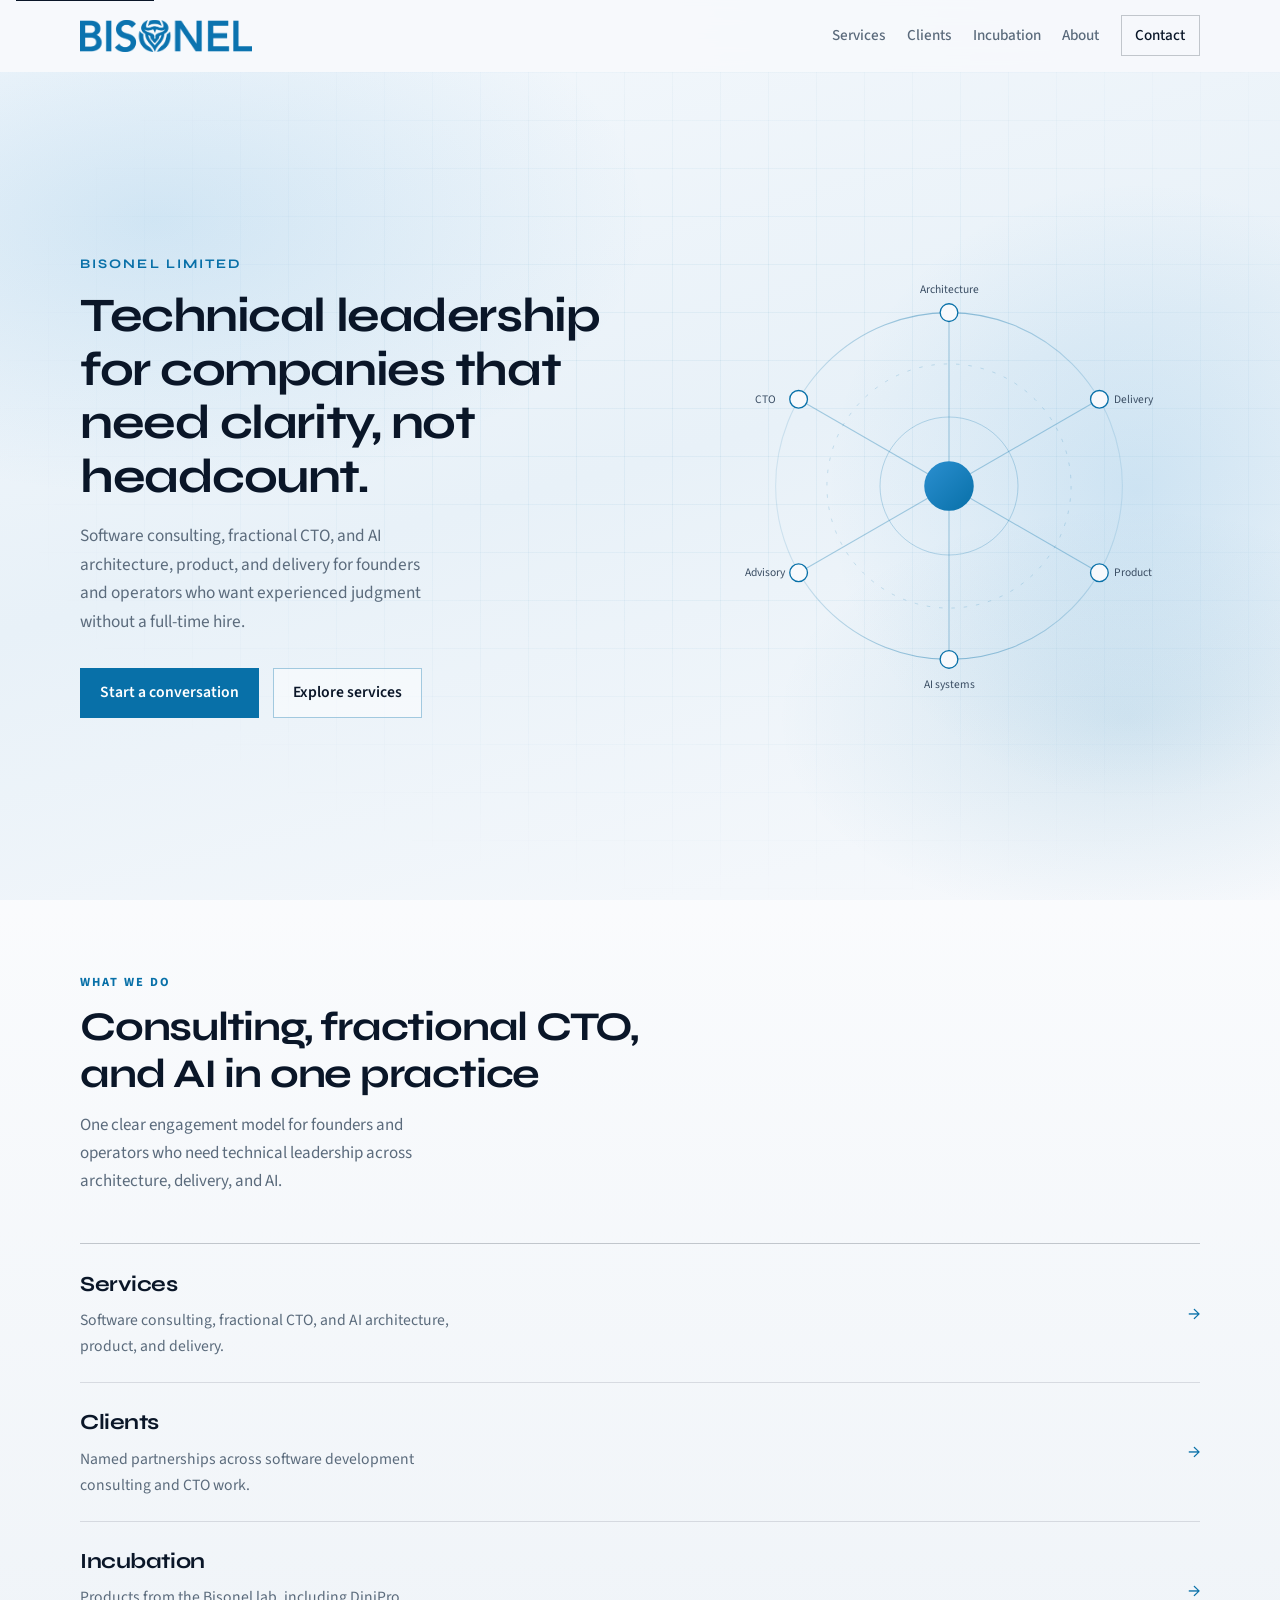
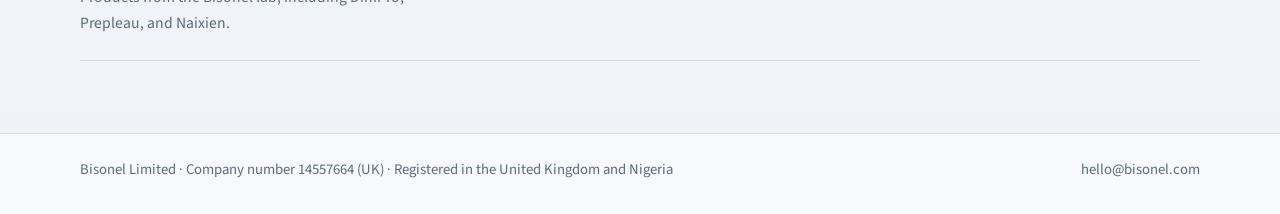
<file: index.html>
<!DOCTYPE html>
<html lang="en-GB">
<head>
  <meta charset="utf-8">
  <meta name="viewport" content="width=device-width, initial-scale=1">
  <title>Bisonel Limited | Software consulting, fractional CTO, and AI</title>
  <meta name="description" content="Bisonel Limited provides software consulting, fractional CTO leadership, and AI architecture, product, and delivery. Registered in the United Kingdom and Nigeria.">
  <meta name="theme-color" content="#F7F9FC">
  <link rel="canonical" href="https://bisonel-com.github.io/website/">
  <link rel="icon" href="assets/favicon.png" type="image/png" sizes="any">
  <link rel="preconnect" href="https://fonts.googleapis.com">
  <link rel="preconnect" href="https://fonts.gstatic.com" crossorigin>
  <link href="https://fonts.googleapis.com/css2?family=Source+Sans+3:ital,wght@0,400;0,500;0,600;0,700;1,400&family=Syne:wght@500;600;700;800&display=swap" rel="stylesheet">
  <link rel="stylesheet" href="css/styles.css">
</head>
<body>
  <a class="skip-link" href="#main">Skip to content</a>

  <header class="site-header" data-header>
    <div class="shell header-inner">
      <a class="brand" href="" aria-label="Bisonel Limited home">
        <img class="brand-logo" src="assets/logo.png" width="200" height="37" alt="Bisonel">
      </a>
      <button class="nav-toggle" type="button" aria-expanded="false" aria-controls="site-nav" data-nav-toggle>
        <span class="sr-only">Menu</span>
        <span aria-hidden="true"></span>
        <span aria-hidden="true"></span>
      </button>
      <nav id="site-nav" class="site-nav" data-nav aria-label="Primary">
        <a href="services/">Services</a>
        <a href="clients/">Clients</a>
        <a href="incubation/">Incubation</a>
        <a href="about/">About</a>
        <a href="contact/" class="nav-cta">Contact</a>
      </nav>
    </div>
  </header>

  <main id="main">
    <section class="hero" aria-labelledby="hero-title">
      <div class="hero-atmosphere" aria-hidden="true">
        <div class="hero-grid"></div>
        <div class="hero-glow"></div>
      </div>
      <div class="shell hero-layout">
        <div class="hero-copy">
          <p class="hero-brand-label">Bisonel Limited</p>
          <h1 id="hero-title" class="hero-title">Technical leadership for companies that need clarity, not headcount.</h1>
          <p class="hero-lede">Software consulting, fractional CTO, and AI architecture, product, and delivery for founders and operators who want experienced judgment without a full-time hire.</p>
          <div class="hero-actions">
            <a class="btn btn-primary" href="contact/">Start a conversation</a>
            <a class="btn btn-ghost" href="services/">Explore services</a>
          </div>
        </div>
        <div class="hero-visual" aria-hidden="true">
          <svg class="system-map" viewBox="0 0 520 520" role="img" focusable="false">
            <defs>
              <linearGradient id="nodeFill" x1="0%" y1="0%" x2="100%" y2="100%">
                <stop offset="0%" stop-color="#2B8FD0"/>
                <stop offset="100%" stop-color="#0870A8"/>
              </linearGradient>
              <linearGradient id="ringStroke" x1="0%" y1="0%" x2="100%" y2="0%">
                <stop offset="0%" stop-color="#0870A8" stop-opacity="0.12"/>
                <stop offset="50%" stop-color="#0870A8" stop-opacity="0.45"/>
                <stop offset="100%" stop-color="#0870A8" stop-opacity="0.12"/>
              </linearGradient>
            </defs>
            <circle class="orbit orbit-a" cx="260" cy="260" r="196" fill="none" stroke="url(#ringStroke)" stroke-width="1.25"/>
            <circle class="orbit orbit-b" cx="260" cy="260" r="138" fill="none" stroke="rgba(8,112,168,0.2)" stroke-width="1" stroke-dasharray="4 10"/>
            <circle class="orbit orbit-c" cx="260" cy="260" r="78" fill="none" stroke="rgba(8,112,168,0.28)" stroke-width="1"/>
            <g class="links" stroke="rgba(8,112,168,0.32)" stroke-width="1.25">
              <line x1="260" y1="260" x2="260" y2="64"/>
              <line x1="260" y1="260" x2="430" y2="162"/>
              <line x1="260" y1="260" x2="430" y2="358"/>
              <line x1="260" y1="260" x2="260" y2="456"/>
              <line x1="260" y1="260" x2="90" y2="358"/>
              <line x1="260" y1="260" x2="90" y2="162"/>
            </g>
            <circle class="core" cx="260" cy="260" r="28" fill="url(#nodeFill)"/>
            <g class="nodes" fill="#F7F9FC" stroke="#0870A8" stroke-width="1.5">
              <circle cx="260" cy="64" r="10"/>
              <circle cx="430" cy="162" r="10"/>
              <circle cx="430" cy="358" r="10"/>
              <circle cx="260" cy="456" r="10"/>
              <circle cx="90" cy="358" r="10"/>
              <circle cx="90" cy="162" r="10"/>
            </g>
            <g class="labels" fill="#3A4D63" font-family="Source Sans 3, sans-serif" font-size="13" text-anchor="middle">
              <text x="260" y="42">Architecture</text>
              <text x="468" y="166">Delivery</text>
              <text x="468" y="362">Product</text>
              <text x="260" y="488">AI systems</text>
              <text x="52" y="362">Advisory</text>
              <text x="52" y="166">CTO</text>
            </g>
          </svg>
        </div>
      </div>
    </section>

    <section class="section section-home-preview" aria-labelledby="home-promise-title">
      <div class="shell">
        <div class="section-intro">
          <p class="eyebrow">What we do</p>
          <h2 id="home-promise-title">Consulting, fractional CTO, and AI in one practice</h2>
          <p class="section-lede">One clear engagement model for founders and operators who need technical leadership across architecture, delivery, and AI.</p>
        </div>
        <ul class="preview-list">
          <li>
            <a class="preview-link" href="services/">
              <span class="preview-name">Services</span>
              <span class="preview-copy">Software consulting, fractional CTO, and AI architecture, product, and delivery.</span>
              <span class="preview-arrow" aria-hidden="true">→</span>
            </a>
          </li>
          <li>
            <a class="preview-link" href="clients/">
              <span class="preview-name">Clients</span>
              <span class="preview-copy">Named partnerships across software development consulting and CTO work.</span>
              <span class="preview-arrow" aria-hidden="true">→</span>
            </a>
          </li>
          <li>
            <a class="preview-link" href="incubation/">
              <span class="preview-name">Incubation</span>
              <span class="preview-copy">Products from the Bisonel lab, including DiniPro, Prepleau, and Naixien.</span>
              <span class="preview-arrow" aria-hidden="true">→</span>
            </a>
          </li>
        </ul>
      </div>
    </section>

  </main>

  <footer class="site-footer">
    <div class="shell footer-inner">
      <p>Bisonel Limited · Company number 14557664 (UK) · Registered in the United Kingdom and Nigeria</p>
      <p class="footer-email"><a href="mailto:hello@bisonel.com">hello@bisonel.com</a></p>
    </div>
  </footer>

  <script src="js/main.js" defer></script>
</body>
</html>
</file>
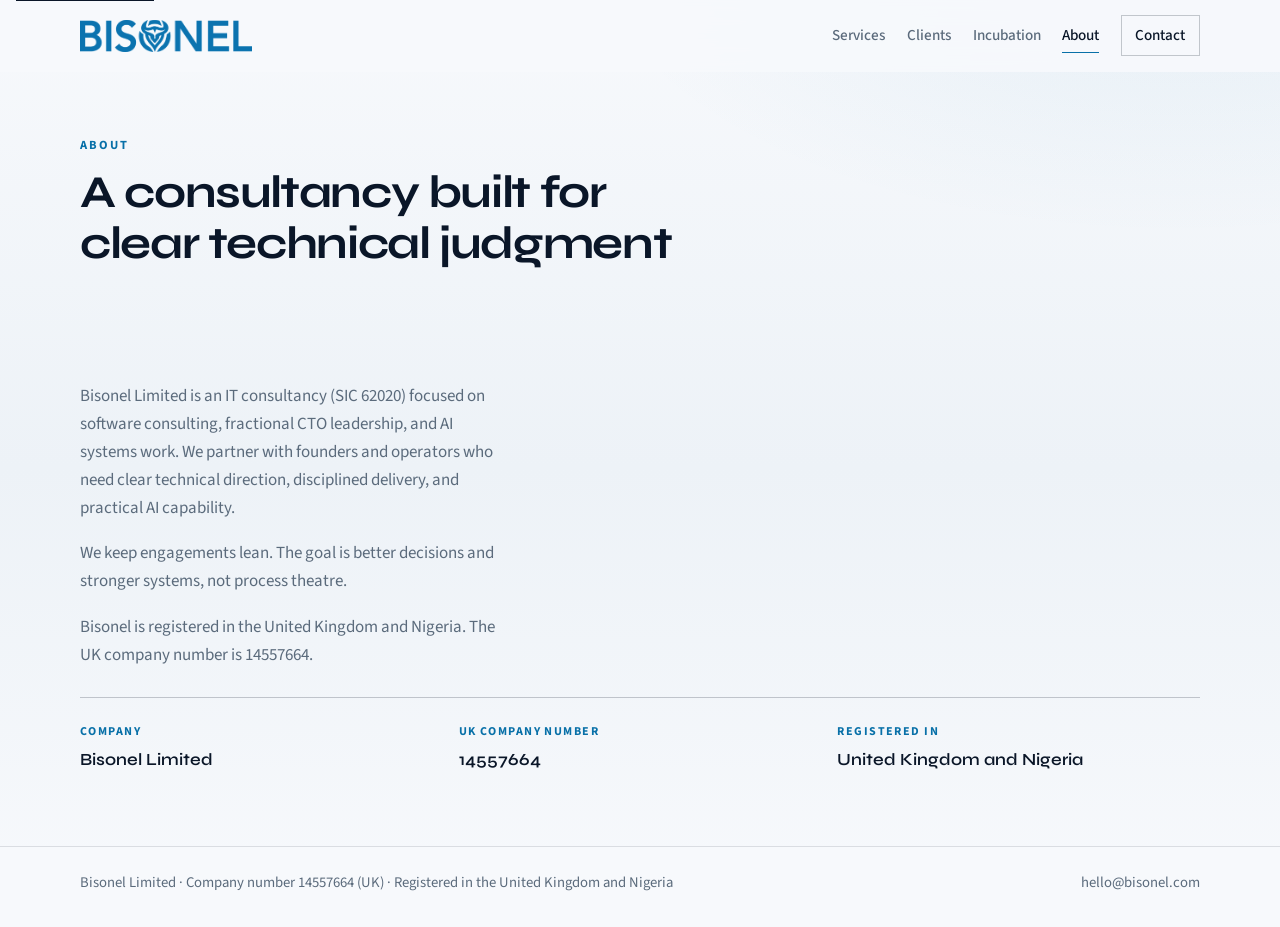
<file: about/index.html>
<!DOCTYPE html>
<html lang="en-GB">
<head>
  <meta charset="utf-8">
  <meta name="viewport" content="width=device-width, initial-scale=1">
  <title>About | Bisonel Limited</title>
  <meta name="description" content="Bisonel Limited is an IT consultancy registered in the United Kingdom and Nigeria.">
  <meta name="theme-color" content="#F7F9FC">
  <link rel="canonical" href="https://bisonel-com.github.io/website/about/">
  <link rel="icon" href="../assets/favicon.png" type="image/png" sizes="any">
  <link rel="preconnect" href="https://fonts.googleapis.com">
  <link rel="preconnect" href="https://fonts.gstatic.com" crossorigin>
  <link href="https://fonts.googleapis.com/css2?family=Source+Sans+3:ital,wght@0,400;0,500;0,600;0,700;1,400&family=Syne:wght@500;600;700;800&display=swap" rel="stylesheet">
  <link rel="stylesheet" href="../css/styles.css">
</head>
<body>
  <a class="skip-link" href="#main">Skip to content</a>

  <header class="site-header" data-header>
    <div class="shell header-inner">
      <a class="brand" href="../" aria-label="Bisonel Limited home">
        <img class="brand-logo" src="../assets/logo.png" width="200" height="37" alt="Bisonel">
      </a>
      <button class="nav-toggle" type="button" aria-expanded="false" aria-controls="site-nav" data-nav-toggle>
        <span class="sr-only">Menu</span>
        <span aria-hidden="true"></span>
        <span aria-hidden="true"></span>
      </button>
      <nav id="site-nav" class="site-nav" data-nav aria-label="Primary">
        <a href="../services/">Services</a>
        <a href="../clients/">Clients</a>
        <a href="../incubation/">Incubation</a>
        <a href="../about/" aria-current="page">About</a>
        <a href="../contact/" class="nav-cta">Contact</a>
      </nav>
    </div>
  </header>

  <main id="main">
    <section class="page-hero">
      <div class="shell">
        <p class="eyebrow">About</p>
        <h1>A consultancy built for clear technical judgment</h1>
      </div>
    </section>

    <section class="section section-about">
      <div class="shell about-layout">
        <div class="about-copy">
          <p>Bisonel Limited is an IT consultancy (SIC 62020) focused on software consulting, fractional CTO leadership, and AI systems work. We partner with founders and operators who need clear technical direction, disciplined delivery, and practical AI capability.</p>
          <p>We keep engagements lean. The goal is better decisions and stronger systems, not process theatre.</p>
          <p>Bisonel is registered in the United Kingdom and Nigeria. The UK company number is 14557664.</p>
          <dl class="about-meta">
            <div>
              <dt>Company</dt>
              <dd>Bisonel Limited</dd>
            </div>
            <div>
              <dt>UK company number</dt>
              <dd>14557664</dd>
            </div>
            <div>
              <dt>Registered in</dt>
              <dd>United Kingdom and Nigeria</dd>
            </div>
          </dl>
        </div>
      </div>
    </section>

  </main>

  <footer class="site-footer">
    <div class="shell footer-inner">
      <p>Bisonel Limited · Company number 14557664 (UK) · Registered in the United Kingdom and Nigeria</p>
      <p class="footer-email"><a href="mailto:hello@bisonel.com">hello@bisonel.com</a></p>
    </div>
  </footer>

  <script src="../js/main.js" defer></script>
</body>
</html>
</file>
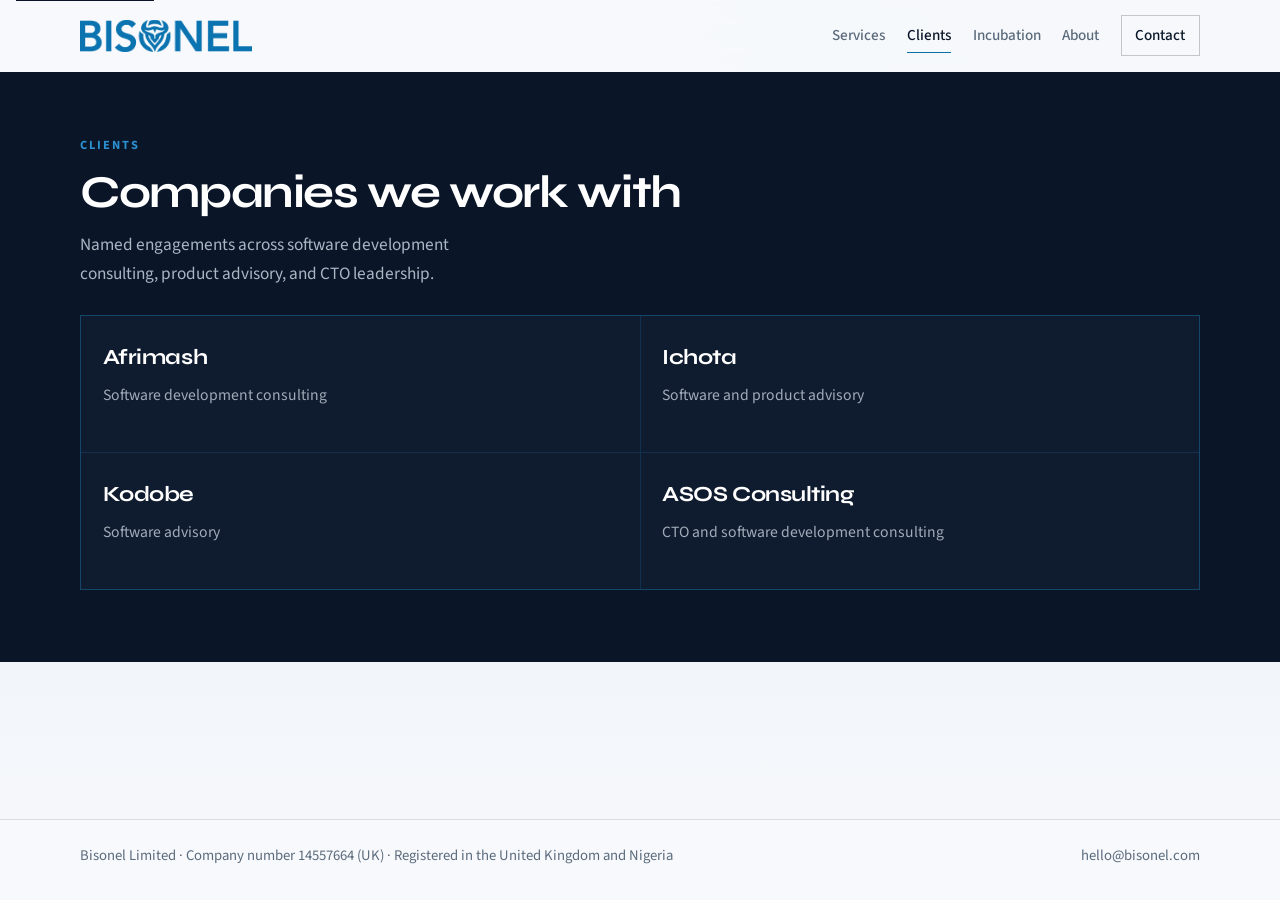
<file: clients/index.html>
<!DOCTYPE html>
<html lang="en-GB">
<head>
  <meta charset="utf-8">
  <meta name="viewport" content="width=device-width, initial-scale=1">
  <title>Clients | Bisonel Limited</title>
  <meta name="description" content="Companies Bisonel works with across software development consulting, product advisory, and CTO leadership.">
  <meta name="theme-color" content="#F7F9FC">
  <link rel="canonical" href="https://bisonel-com.github.io/website/clients/">
  <link rel="icon" href="../assets/favicon.png" type="image/png" sizes="any">
  <link rel="preconnect" href="https://fonts.googleapis.com">
  <link rel="preconnect" href="https://fonts.gstatic.com" crossorigin>
  <link href="https://fonts.googleapis.com/css2?family=Source+Sans+3:ital,wght@0,400;0,500;0,600;0,700;1,400&family=Syne:wght@500;600;700;800&display=swap" rel="stylesheet">
  <link rel="stylesheet" href="../css/styles.css">
</head>
<body>
  <a class="skip-link" href="#main">Skip to content</a>

  <header class="site-header" data-header>
    <div class="shell header-inner">
      <a class="brand" href="../" aria-label="Bisonel Limited home">
        <img class="brand-logo" src="../assets/logo.png" width="200" height="37" alt="Bisonel">
      </a>
      <button class="nav-toggle" type="button" aria-expanded="false" aria-controls="site-nav" data-nav-toggle>
        <span class="sr-only">Menu</span>
        <span aria-hidden="true"></span>
        <span aria-hidden="true"></span>
      </button>
      <nav id="site-nav" class="site-nav" data-nav aria-label="Primary">
        <a href="../services/">Services</a>
        <a href="../clients/" aria-current="page">Clients</a>
        <a href="../incubation/">Incubation</a>
        <a href="../about/">About</a>
        <a href="../contact/" class="nav-cta">Contact</a>
      </nav>
    </div>
  </header>

  <main id="main">
    <section class="page-hero page-hero-dark">
      <div class="shell">
        <p class="eyebrow">Clients</p>
        <h1>Companies we work with</h1>
        <p class="page-lede">Named engagements across software development consulting, product advisory, and CTO leadership.</p>
      </div>
    </section>

    <section class="section section-clients">
      <div class="shell">
        <ul class="client-list">
          <li>
            <a class="client-link" href="https://afrimash.com" target="_blank" rel="noopener noreferrer">
              <span class="client-name">Afrimash</span>
              <span class="client-role">Software development consulting</span>
            </a>
          </li>
          <li>
            <a class="client-link" href="https://ichota.co" target="_blank" rel="noopener noreferrer">
              <span class="client-name">Ichota</span>
              <span class="client-role">Software and product advisory</span>
            </a>
          </li>
          <li>
            <a class="client-link" href="https://kodobe.com" target="_blank" rel="noopener noreferrer">
              <span class="client-name">Kodobe</span>
              <span class="client-role">Software advisory</span>
            </a>
          </li>
          <li>
            <a class="client-link" href="https://asosconsulting.com" target="_blank" rel="noopener noreferrer">
              <span class="client-name">ASOS Consulting</span>
              <span class="client-role">CTO and software development consulting</span>
            </a>
          </li>
        </ul>
      </div>
    </section>

  </main>

  <footer class="site-footer">
    <div class="shell footer-inner">
      <p>Bisonel Limited · Company number 14557664 (UK) · Registered in the United Kingdom and Nigeria</p>
      <p class="footer-email"><a href="mailto:hello@bisonel.com">hello@bisonel.com</a></p>
    </div>
  </footer>

  <script src="../js/main.js" defer></script>
</body>
</html>
</file>
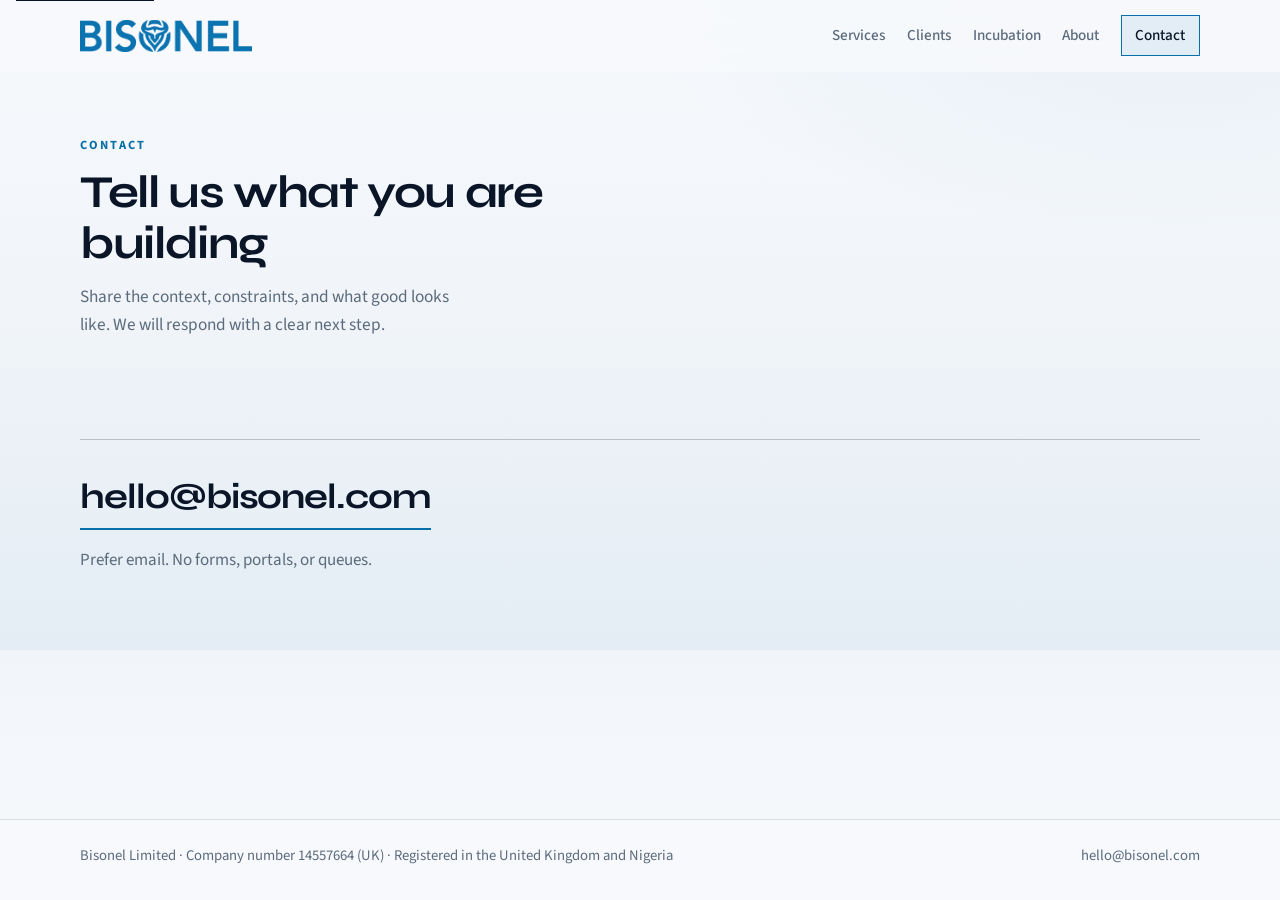
<file: contact/index.html>
<!DOCTYPE html>
<html lang="en-GB">
<head>
  <meta charset="utf-8">
  <meta name="viewport" content="width=device-width, initial-scale=1">
  <title>Contact | Bisonel Limited</title>
  <meta name="description" content="Contact Bisonel Limited at hello@bisonel.com.">
  <meta name="theme-color" content="#F7F9FC">
  <link rel="canonical" href="https://bisonel-com.github.io/website/contact/">
  <link rel="icon" href="../assets/favicon.png" type="image/png" sizes="any">
  <link rel="preconnect" href="https://fonts.googleapis.com">
  <link rel="preconnect" href="https://fonts.gstatic.com" crossorigin>
  <link href="https://fonts.googleapis.com/css2?family=Source+Sans+3:ital,wght@0,400;0,500;0,600;0,700;1,400&family=Syne:wght@500;600;700;800&display=swap" rel="stylesheet">
  <link rel="stylesheet" href="../css/styles.css">
</head>
<body>
  <a class="skip-link" href="#main">Skip to content</a>

  <header class="site-header" data-header>
    <div class="shell header-inner">
      <a class="brand" href="../" aria-label="Bisonel Limited home">
        <img class="brand-logo" src="../assets/logo.png" width="200" height="37" alt="Bisonel">
      </a>
      <button class="nav-toggle" type="button" aria-expanded="false" aria-controls="site-nav" data-nav-toggle>
        <span class="sr-only">Menu</span>
        <span aria-hidden="true"></span>
        <span aria-hidden="true"></span>
      </button>
      <nav id="site-nav" class="site-nav" data-nav aria-label="Primary">
        <a href="../services/">Services</a>
        <a href="../clients/">Clients</a>
        <a href="../incubation/">Incubation</a>
        <a href="../about/">About</a>
        <a href="../contact/" class="nav-cta" aria-current="page">Contact</a>
      </nav>
    </div>
  </header>

  <main id="main">
    <section class="page-hero">
      <div class="shell">
        <p class="eyebrow">Contact</p>
        <h1>Tell us what you are building</h1>
        <p class="page-lede">Share the context, constraints, and what good looks like. We will respond with a clear next step.</p>
      </div>
    </section>

    <section class="section section-contact">
      <div class="shell">
        <div class="contact-panel">
          <a class="contact-email" href="mailto:hello@bisonel.com">hello@bisonel.com</a>
          <p class="contact-note">Prefer email. No forms, portals, or queues.</p>
        </div>
      </div>
    </section>

  </main>

  <footer class="site-footer">
    <div class="shell footer-inner">
      <p>Bisonel Limited · Company number 14557664 (UK) · Registered in the United Kingdom and Nigeria</p>
      <p class="footer-email"><a href="mailto:hello@bisonel.com">hello@bisonel.com</a></p>
    </div>
  </footer>

  <script src="../js/main.js" defer></script>
</body>
</html>
</file>
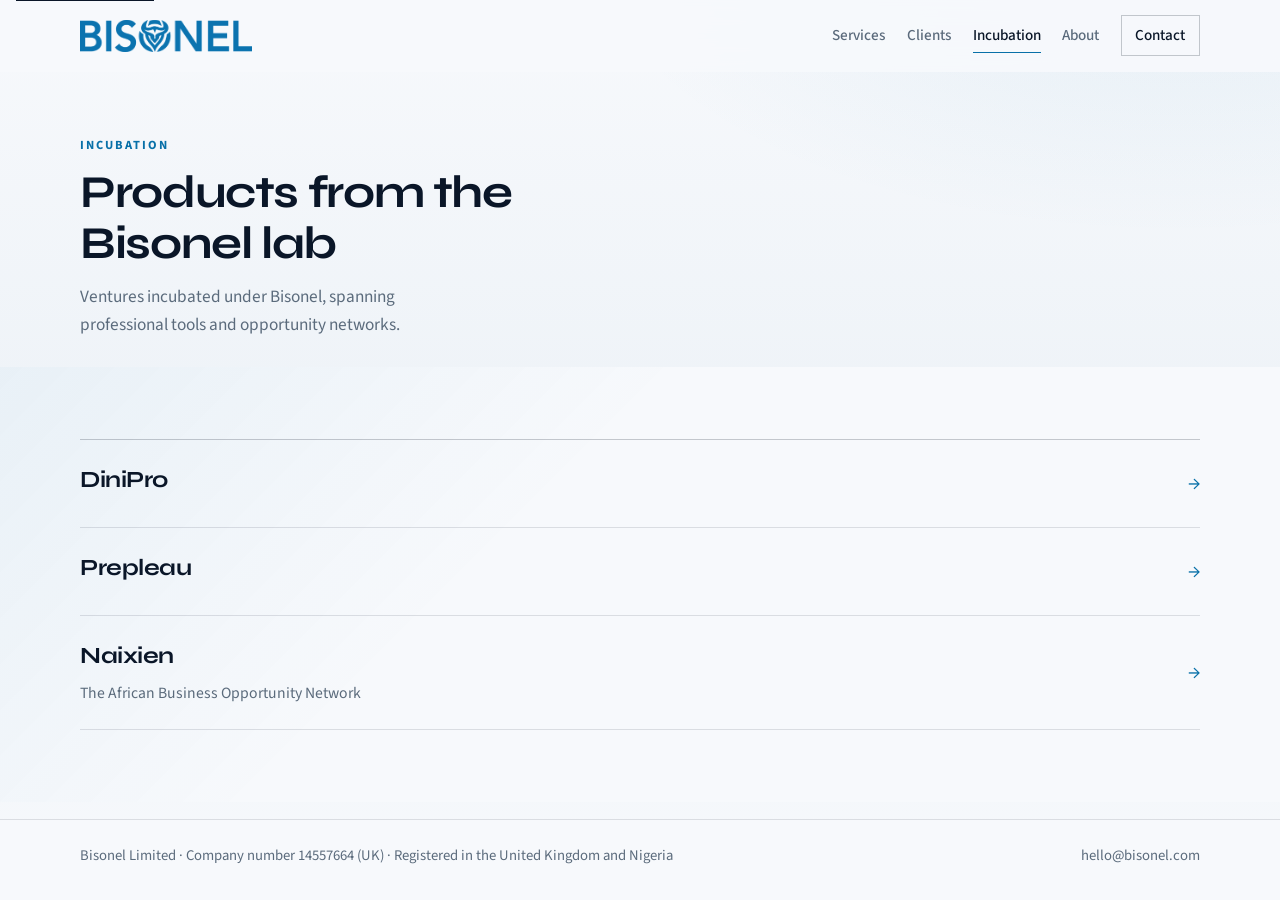
<file: incubation/index.html>
<!DOCTYPE html>
<html lang="en-GB">
<head>
  <meta charset="utf-8">
  <meta name="viewport" content="width=device-width, initial-scale=1">
  <title>Incubation | Bisonel Limited</title>
  <meta name="description" content="Products from the Bisonel lab: DiniPro, Prepleau, and Naixien.">
  <meta name="theme-color" content="#F7F9FC">
  <link rel="canonical" href="https://bisonel-com.github.io/website/incubation/">
  <link rel="icon" href="../assets/favicon.png" type="image/png" sizes="any">
  <link rel="preconnect" href="https://fonts.googleapis.com">
  <link rel="preconnect" href="https://fonts.gstatic.com" crossorigin>
  <link href="https://fonts.googleapis.com/css2?family=Source+Sans+3:ital,wght@0,400;0,500;0,600;0,700;1,400&family=Syne:wght@500;600;700;800&display=swap" rel="stylesheet">
  <link rel="stylesheet" href="../css/styles.css">
</head>
<body>
  <a class="skip-link" href="#main">Skip to content</a>

  <header class="site-header" data-header>
    <div class="shell header-inner">
      <a class="brand" href="../" aria-label="Bisonel Limited home">
        <img class="brand-logo" src="../assets/logo.png" width="200" height="37" alt="Bisonel">
      </a>
      <button class="nav-toggle" type="button" aria-expanded="false" aria-controls="site-nav" data-nav-toggle>
        <span class="sr-only">Menu</span>
        <span aria-hidden="true"></span>
        <span aria-hidden="true"></span>
      </button>
      <nav id="site-nav" class="site-nav" data-nav aria-label="Primary">
        <a href="../services/">Services</a>
        <a href="../clients/">Clients</a>
        <a href="../incubation/" aria-current="page">Incubation</a>
        <a href="../about/">About</a>
        <a href="../contact/" class="nav-cta">Contact</a>
      </nav>
    </div>
  </header>

  <main id="main">
    <section class="page-hero">
      <div class="shell">
        <p class="eyebrow">Incubation</p>
        <h1>Products from the Bisonel lab</h1>
        <p class="page-lede">Ventures incubated under Bisonel, spanning professional tools and opportunity networks.</p>
      </div>
    </section>

    <section class="section section-incubation">
      <div class="shell">
        <ul class="incubate-list">
          <li>
            <a class="incubate-link" href="https://dinipro.com/" target="_blank" rel="noopener noreferrer">
              <span class="incubate-name">DiniPro</span>
              <span class="incubate-arrow" aria-hidden="true">→</span>
            </a>
          </li>
          <li>
            <a class="incubate-link" href="https://prepleau.com/" target="_blank" rel="noopener noreferrer">
              <span class="incubate-name">Prepleau</span>
              <span class="incubate-arrow" aria-hidden="true">→</span>
            </a>
          </li>
          <li>
            <a class="incubate-link" href="https://naixien.com" target="_blank" rel="noopener noreferrer">
              <span class="incubate-name">Naixien</span>
              <span class="incubate-note">The African Business Opportunity Network</span>
              <span class="incubate-arrow" aria-hidden="true">→</span>
            </a>
          </li>
        </ul>
      </div>
    </section>

  </main>

  <footer class="site-footer">
    <div class="shell footer-inner">
      <p>Bisonel Limited · Company number 14557664 (UK) · Registered in the United Kingdom and Nigeria</p>
      <p class="footer-email"><a href="mailto:hello@bisonel.com">hello@bisonel.com</a></p>
    </div>
  </footer>

  <script src="../js/main.js" defer></script>
</body>
</html>
</file>
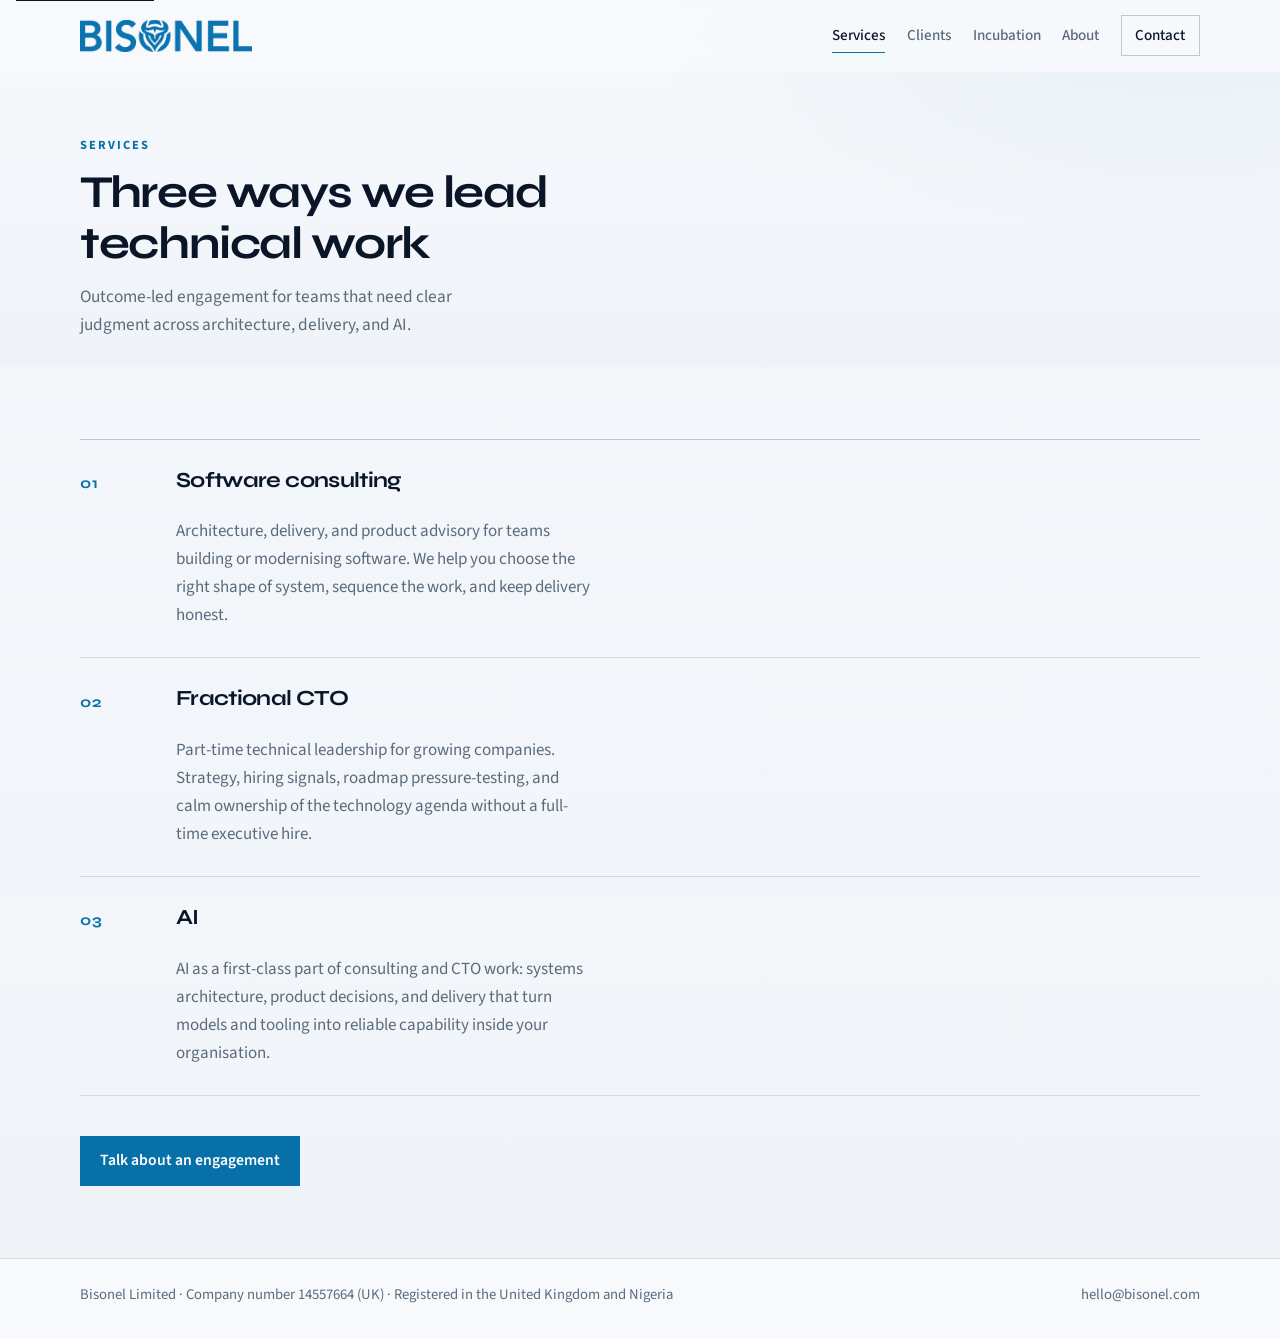
<file: services/index.html>
<!DOCTYPE html>
<html lang="en-GB">
<head>
  <meta charset="utf-8">
  <meta name="viewport" content="width=device-width, initial-scale=1">
  <title>Services | Bisonel Limited</title>
  <meta name="description" content="Software consulting, fractional CTO, and AI architecture, product, and delivery from Bisonel Limited.">
  <meta name="theme-color" content="#F7F9FC">
  <link rel="canonical" href="https://bisonel-com.github.io/website/services/">
  <link rel="icon" href="../assets/favicon.png" type="image/png" sizes="any">
  <link rel="preconnect" href="https://fonts.googleapis.com">
  <link rel="preconnect" href="https://fonts.gstatic.com" crossorigin>
  <link href="https://fonts.googleapis.com/css2?family=Source+Sans+3:ital,wght@0,400;0,500;0,600;0,700;1,400&family=Syne:wght@500;600;700;800&display=swap" rel="stylesheet">
  <link rel="stylesheet" href="../css/styles.css">
</head>
<body>
  <a class="skip-link" href="#main">Skip to content</a>

  <header class="site-header" data-header>
    <div class="shell header-inner">
      <a class="brand" href="../" aria-label="Bisonel Limited home">
        <img class="brand-logo" src="../assets/logo.png" width="200" height="37" alt="Bisonel">
      </a>
      <button class="nav-toggle" type="button" aria-expanded="false" aria-controls="site-nav" data-nav-toggle>
        <span class="sr-only">Menu</span>
        <span aria-hidden="true"></span>
        <span aria-hidden="true"></span>
      </button>
      <nav id="site-nav" class="site-nav" data-nav aria-label="Primary">
        <a href="../services/" aria-current="page">Services</a>
        <a href="../clients/">Clients</a>
        <a href="../incubation/">Incubation</a>
        <a href="../about/">About</a>
        <a href="../contact/" class="nav-cta">Contact</a>
      </nav>
    </div>
  </header>

  <main id="main">
    <section class="page-hero">
      <div class="shell">
        <p class="eyebrow">Services</p>
        <h1>Three ways we lead technical work</h1>
        <p class="page-lede">Outcome-led engagement for teams that need clear judgment across architecture, delivery, and AI.</p>
      </div>
    </section>

    <section class="section section-services">
      <div class="shell">
        <div class="service-list">
          <article class="service-block">
            <p class="service-index">01</p>
            <h2>Software consulting</h2>
            <p>Architecture, delivery, and product advisory for teams building or modernising software. We help you choose the right shape of system, sequence the work, and keep delivery honest.</p>
          </article>
          <article class="service-block">
            <p class="service-index">02</p>
            <h2>Fractional CTO</h2>
            <p>Part-time technical leadership for growing companies. Strategy, hiring signals, roadmap pressure-testing, and calm ownership of the technology agenda without a full-time executive hire.</p>
          </article>
          <article class="service-block">
            <p class="service-index">03</p>
            <h2>AI</h2>
            <p>AI as a first-class part of consulting and CTO work: systems architecture, product decisions, and delivery that turn models and tooling into reliable capability inside your organisation.</p>
          </article>
        </div>
        <p class="section-cta"><a class="btn btn-primary" href="../contact/">Talk about an engagement</a></p>
      </div>
    </section>

  </main>

  <footer class="site-footer">
    <div class="shell footer-inner">
      <p>Bisonel Limited · Company number 14557664 (UK) · Registered in the United Kingdom and Nigeria</p>
      <p class="footer-email"><a href="mailto:hello@bisonel.com">hello@bisonel.com</a></p>
    </div>
  </footer>

  <script src="../js/main.js" defer></script>
</body>
</html>
</file>
<file: css/styles.css>
:root {
  --ink: #0a1628;
  --ink-soft: #152238;
  --mist: #edf2f7;
  --mist-deep: #d9e3ee;
  --paper: #f7f9fc;
  --brand: #0870a8;
  --brand-deep: #065a86;
  --brand-soft: #2b8fd0;
  --brand-tint: rgba(8, 112, 168, 0.08);
  --text: #1c2a3a;
  --text-muted: #5b6b7c;
  --line: rgba(10, 22, 40, 0.12);
  --line-strong: rgba(10, 22, 40, 0.22);
  --shell: min(1120px, calc(100% - 2.5rem));
  --font-display: "Syne", "Avenir Next", "Segoe UI", sans-serif;
  --font-body: "Source Sans 3", "Source Sans Pro", "Segoe UI", sans-serif;
  --ease: cubic-bezier(0.22, 1, 0.36, 1);
  --header-h: 4.5rem;
}

*,
*::before,
*::after {
  box-sizing: border-box;
}

html {
  scroll-behavior: smooth;
}

body {
  margin: 0;
  min-height: 100vh;
  display: flex;
  flex-direction: column;
  color: var(--text);
  font-family: var(--font-body);
  font-size: 1.0625rem;
  line-height: 1.65;
  background:
    radial-gradient(1100px 560px at 92% -8%, rgba(8, 112, 168, 0.08), transparent 55%),
    linear-gradient(180deg, var(--paper) 0%, var(--mist) 52%, var(--paper) 100%);
  background-attachment: fixed;
  -webkit-font-smoothing: antialiased;
  text-rendering: optimizeLegibility;
}

main {
  flex: 1;
}

img,
svg {
  display: block;
  max-width: 100%;
}

a {
  color: inherit;
  text-decoration-thickness: 1px;
  text-underline-offset: 0.18em;
}

a:hover {
  color: var(--brand-deep);
}

:focus-visible {
  outline: 2px solid var(--brand);
  outline-offset: 3px;
}

.sr-only {
  position: absolute;
  width: 1px;
  height: 1px;
  padding: 0;
  margin: -1px;
  overflow: hidden;
  clip: rect(0, 0, 0, 0);
  white-space: nowrap;
  border: 0;
}

.skip-link {
  position: absolute;
  left: 1rem;
  top: -3rem;
  z-index: 100;
  padding: 0.65rem 1rem;
  background: var(--ink);
  color: var(--paper);
  text-decoration: none;
}

.skip-link:focus {
  top: 1rem;
}

.shell {
  width: var(--shell);
  margin-inline: auto;
}

.site-header {
  position: sticky;
  top: 0;
  z-index: 50;
  height: var(--header-h);
  border-bottom: 1px solid transparent;
  background: rgba(247, 249, 252, 0.92);
  backdrop-filter: blur(14px);
  transition: border-color 0.3s var(--ease), background 0.3s var(--ease);
}

.site-header.is-scrolled {
  border-bottom-color: var(--line);
  background: rgba(247, 249, 252, 0.98);
}

.header-inner {
  display: flex;
  align-items: center;
  justify-content: space-between;
  height: 100%;
  gap: 1rem;
}

.brand {
  display: inline-flex;
  align-items: center;
  text-decoration: none;
  color: var(--ink);
}

.brand:hover {
  color: var(--ink);
}

.brand-logo {
  width: auto;
  height: 2rem;
}

.site-nav {
  display: flex;
  align-items: center;
  gap: 1.35rem;
}

.site-nav a {
  font-size: 0.95rem;
  font-weight: 500;
  color: var(--text-muted);
  text-decoration: none;
  position: relative;
}

.site-nav a::after {
  content: "";
  position: absolute;
  left: 0;
  bottom: -0.3rem;
  width: 100%;
  height: 1px;
  background: var(--brand);
  transform: scaleX(0);
  transform-origin: left;
  transition: transform 0.35s var(--ease);
}

.site-nav a:hover,
.site-nav a[aria-current="page"] {
  color: var(--ink);
}

.site-nav a:hover::after,
.site-nav a[aria-current="page"]::after {
  transform: scaleX(1);
}

.nav-cta {
  padding: 0.45rem 0.85rem;
  border: 1px solid var(--line-strong);
  color: var(--ink) !important;
}

.nav-cta::after {
  display: none !important;
}

.nav-cta:hover,
.nav-cta[aria-current="page"] {
  border-color: var(--brand);
  background: var(--brand-tint);
}

.nav-toggle {
  display: none;
  width: 2.5rem;
  height: 2.5rem;
  border: 1px solid var(--line-strong);
  background: transparent;
  padding: 0;
  cursor: pointer;
  align-items: center;
  justify-content: center;
  flex-direction: column;
  gap: 0.35rem;
}

.nav-toggle span:not(.sr-only) {
  display: block;
  width: 1.1rem;
  height: 1.5px;
  background: var(--ink);
  transition: transform 0.3s var(--ease), opacity 0.3s var(--ease);
}

.nav-toggle[aria-expanded="true"] span:nth-child(2) {
  transform: translateY(0.22rem) rotate(45deg);
}

.nav-toggle[aria-expanded="true"] span:nth-child(3) {
  transform: translateY(-0.22rem) rotate(-45deg);
}

.hero {
  position: relative;
  min-height: calc(100svh - var(--header-h));
  display: flex;
  align-items: center;
  overflow: hidden;
  color: var(--ink);
  background:
    radial-gradient(900px 500px at 12% 18%, rgba(43, 143, 208, 0.16), transparent 55%),
    radial-gradient(700px 420px at 88% 78%, rgba(8, 112, 168, 0.12), transparent 50%),
    linear-gradient(165deg, #f4f8fc 0%, #e8f1f8 48%, #f7f9fc 100%);
}

.hero-atmosphere {
  position: absolute;
  inset: 0;
  pointer-events: none;
}

.hero-grid {
  position: absolute;
  inset: 0;
  background-image:
    linear-gradient(rgba(8, 112, 168, 0.07) 1px, transparent 1px),
    linear-gradient(90deg, rgba(8, 112, 168, 0.07) 1px, transparent 1px);
  background-size: 48px 48px;
  mask-image: radial-gradient(ellipse at 60% 40%, black 20%, transparent 75%);
  opacity: 0.8;
}

.hero-glow {
  position: absolute;
  width: 42rem;
  height: 42rem;
  right: -12rem;
  top: 10%;
  border-radius: 50%;
  background: radial-gradient(circle, rgba(43, 143, 208, 0.16), transparent 65%);
  animation: drift 12s ease-in-out infinite alternate;
}

.hero-layout {
  position: relative;
  z-index: 1;
  display: grid;
  grid-template-columns: minmax(0, 1.05fr) minmax(0, 0.95fr);
  gap: clamp(2rem, 5vw, 4rem);
  align-items: center;
  padding-block: clamp(3.5rem, 8vh, 6rem);
}

.hero-brand-label {
  margin: 0 0 0.85rem;
  font-family: var(--font-display);
  font-size: 0.82rem;
  font-weight: 700;
  letter-spacing: 0.16em;
  text-transform: uppercase;
  color: var(--brand);
}

.hero-title {
  margin: 0 0 1.15rem;
  max-width: 18ch;
  font-family: var(--font-display);
  font-size: clamp(1.85rem, 4.2vw, 3rem);
  font-weight: 700;
  letter-spacing: -0.03em;
  line-height: 1.12;
  color: var(--ink);
}

.hero-lede {
  margin: 0 0 2rem;
  max-width: 38ch;
  color: var(--text-muted);
  font-size: 1.08rem;
}

.hero-actions {
  display: flex;
  flex-wrap: wrap;
  gap: 0.85rem;
}

.btn {
  display: inline-flex;
  align-items: center;
  justify-content: center;
  min-height: 2.85rem;
  padding: 0.7rem 1.2rem;
  border: 1px solid transparent;
  font-family: var(--font-body);
  font-size: 0.98rem;
  font-weight: 600;
  text-decoration: none;
  transition: background 0.3s var(--ease), color 0.3s var(--ease), border-color 0.3s var(--ease), transform 0.3s var(--ease);
}

.btn:hover {
  transform: translateY(-1px);
}

.btn-primary {
  background: var(--brand);
  color: #fff;
}

.btn-primary:hover {
  background: var(--brand-deep);
  color: #fff;
}

.btn-ghost {
  border-color: rgba(8, 112, 168, 0.35);
  color: var(--ink);
  background: rgba(255, 255, 255, 0.45);
}

.btn-ghost:hover {
  border-color: var(--brand);
  color: var(--brand-deep);
  background: #fff;
}

.hero-visual {
  display: flex;
  justify-content: center;
  align-items: center;
}

.system-map {
  width: min(100%, 460px);
  height: auto;
}

.system-map .orbit-a {
  animation: spin 48s linear infinite;
  transform-origin: 260px 260px;
}

.system-map .orbit-b {
  animation: spin 36s linear infinite reverse;
  transform-origin: 260px 260px;
}

.system-map .core {
  animation: pulse 4.5s ease-in-out infinite;
  transform-origin: 260px 260px;
}

.page-hero {
  padding: clamp(3rem, 7vh, 4.75rem) 0 clamp(1.5rem, 3vh, 2.25rem);
}

.page-hero h1 {
  margin: 0 0 0.85rem;
  max-width: 18ch;
  font-family: var(--font-display);
  font-size: clamp(2rem, 4vw, 2.85rem);
  font-weight: 700;
  letter-spacing: -0.03em;
  line-height: 1.12;
  color: var(--ink);
}

.page-lede {
  margin: 0;
  max-width: 44ch;
  color: var(--text-muted);
  font-size: 1.08rem;
}

.page-hero-dark {
  background: var(--ink);
  color: var(--paper);
}

.page-hero-dark .eyebrow {
  color: var(--brand-soft);
}

.page-hero-dark h1 {
  color: #fff;
}

.page-hero-dark .page-lede {
  color: rgba(217, 227, 238, 0.78);
}

.section {
  padding-block: clamp(3.5rem, 8vh, 5.5rem);
}

.section-intro {
  max-width: 40rem;
  margin-bottom: clamp(2rem, 4vw, 3rem);
}

.eyebrow {
  margin: 0 0 0.7rem;
  font-size: 0.78rem;
  font-weight: 700;
  letter-spacing: 0.16em;
  text-transform: uppercase;
  color: var(--brand);
}

.section h2,
.service-block h2 {
  margin: 0 0 0.85rem;
  font-family: var(--font-display);
  font-size: clamp(1.85rem, 3.4vw, 2.55rem);
  font-weight: 700;
  letter-spacing: -0.03em;
  line-height: 1.15;
  color: var(--ink);
}

.service-block h2 {
  font-size: 1.35rem;
  margin-bottom: 0.55rem;
}

.section-lede {
  margin: 0;
  color: var(--text-muted);
  max-width: 44ch;
}

.section-home-preview {
  background: linear-gradient(180deg, rgba(247, 249, 252, 0.65), rgba(237, 242, 247, 0.9));
}

.preview-list {
  list-style: none;
  margin: 0;
  padding: 0;
  border-top: 1px solid var(--line-strong);
}

.preview-link {
  display: grid;
  grid-template-columns: minmax(0, 1fr) auto;
  gap: 0.35rem 1rem;
  padding: 1.4rem 0;
  border-bottom: 1px solid var(--line);
  text-decoration: none;
}

.preview-name {
  font-family: var(--font-display);
  font-size: 1.35rem;
  font-weight: 700;
  letter-spacing: -0.02em;
  color: var(--ink);
  transition: color 0.25s var(--ease);
}

.preview-copy {
  grid-column: 1;
  color: var(--text-muted);
  font-size: 0.98rem;
  max-width: 48ch;
}

.preview-arrow {
  grid-column: 2;
  grid-row: 1 / span 2;
  align-self: center;
  color: var(--brand);
  font-size: 1.25rem;
  transition: transform 0.25s var(--ease), color 0.25s var(--ease);
}

.preview-link:hover .preview-name,
.preview-link:hover .preview-arrow {
  color: var(--brand-deep);
}

.preview-link:hover .preview-arrow {
  transform: translateX(4px);
}

.section-services {
  background: linear-gradient(180deg, rgba(247, 249, 252, 0.65), rgba(237, 242, 247, 0.9));
}

.service-list {
  display: grid;
  gap: 0;
  border-top: 1px solid var(--line-strong);
}

.service-block {
  display: grid;
  grid-template-columns: 4.5rem minmax(0, 1fr);
  gap: 1rem 1.5rem;
  padding: 1.75rem 0;
  border-bottom: 1px solid var(--line);
}

.service-block h2,
.service-block p:last-child {
  grid-column: 2;
}

.service-block p:last-child {
  margin: 0;
  max-width: 52ch;
  color: var(--text-muted);
}

.service-index {
  margin: 0.2rem 0 0;
  font-family: var(--font-display);
  font-size: 0.95rem;
  font-weight: 700;
  color: var(--brand);
  letter-spacing: 0.04em;
}

.section-cta {
  margin: 2.5rem 0 0;
}

.section-clients {
  background: var(--ink);
  color: var(--paper);
  padding-top: 0;
}

.section-clients .shell {
  padding-top: 0;
}

.client-list {
  list-style: none;
  margin: 0;
  padding: 0;
  display: grid;
  grid-template-columns: repeat(2, minmax(0, 1fr));
  gap: 1px;
  background: rgba(43, 143, 208, 0.22);
  border: 1px solid rgba(43, 143, 208, 0.22);
}

.client-link {
  display: flex;
  flex-direction: column;
  gap: 0.45rem;
  min-height: 8.5rem;
  padding: 1.5rem 1.35rem;
  background: rgba(15, 28, 46, 0.95);
  text-decoration: none;
  transition: background 0.3s var(--ease);
}

.client-link:hover {
  background: rgba(21, 40, 64, 0.98);
  color: #fff;
}

.client-name {
  font-family: var(--font-display);
  font-size: 1.35rem;
  font-weight: 700;
  letter-spacing: -0.02em;
  color: #fff;
}

.client-role {
  color: rgba(217, 227, 238, 0.72);
  font-size: 0.98rem;
}

.section-incubation {
  background:
    linear-gradient(135deg, rgba(8, 112, 168, 0.06), transparent 40%),
    var(--paper);
}

.incubate-list {
  list-style: none;
  margin: 0;
  padding: 0;
  border-top: 1px solid var(--line-strong);
}

.incubate-link {
  display: grid;
  grid-template-columns: minmax(0, 1fr) auto;
  align-items: baseline;
  gap: 0.35rem 1rem;
  padding: 1.35rem 0;
  border-bottom: 1px solid var(--line);
  text-decoration: none;
}

.incubate-link:hover .incubate-name,
.incubate-link:hover .incubate-arrow {
  color: var(--brand-deep);
}

.incubate-name {
  font-family: var(--font-display);
  font-size: 1.45rem;
  font-weight: 700;
  letter-spacing: -0.02em;
  color: var(--ink);
  transition: color 0.25s var(--ease);
}

.incubate-note {
  grid-column: 1;
  color: var(--text-muted);
  font-size: 0.98rem;
}

.incubate-arrow {
  grid-column: 2;
  grid-row: 1 / span 2;
  align-self: center;
  color: var(--brand);
  font-size: 1.25rem;
  transition: color 0.25s var(--ease), transform 0.25s var(--ease);
}

.incubate-link:hover .incubate-arrow {
  transform: translateX(4px);
}

.about-layout {
  display: block;
}

.about-copy p {
  margin: 0 0 1.1rem;
  color: var(--text-muted);
  max-width: 52ch;
}

.about-meta {
  display: grid;
  grid-template-columns: repeat(3, minmax(0, 1fr));
  gap: 1rem;
  margin: 1.75rem 0 0;
  padding-top: 1.5rem;
  border-top: 1px solid var(--line-strong);
}

.about-meta dt {
  margin: 0 0 0.25rem;
  font-size: 0.75rem;
  font-weight: 700;
  letter-spacing: 0.12em;
  text-transform: uppercase;
  color: var(--brand);
}

.about-meta dd {
  margin: 0;
  font-family: var(--font-display);
  font-weight: 600;
  color: var(--ink);
}

.section-contact {
  background: linear-gradient(180deg, var(--mist) 0%, #e4edf5 100%);
}

.contact-panel {
  padding: 0.25rem 0 0.25rem;
  border-top: 1px solid var(--line-strong);
  padding-top: 1.75rem;
}

.contact-email {
  display: inline-block;
  font-family: var(--font-display);
  font-size: clamp(1.55rem, 3vw, 2.2rem);
  font-weight: 700;
  letter-spacing: -0.03em;
  color: var(--ink);
  text-decoration: none;
  border-bottom: 2px solid var(--brand);
  padding-bottom: 0.15rem;
}

.contact-email:hover {
  color: var(--brand-deep);
}

.contact-note {
  margin: 1rem 0 0;
  color: var(--text-muted);
}

.site-footer {
  padding: 1.5rem 0 2rem;
  border-top: 1px solid var(--line);
  background: var(--paper);
}

.footer-inner {
  display: flex;
  flex-wrap: wrap;
  justify-content: space-between;
  gap: 0.75rem 1.5rem;
  color: var(--text-muted);
  font-size: 0.92rem;
}

.footer-inner p {
  margin: 0;
  max-width: 48rem;
}

.footer-email a {
  text-decoration: none;
  color: var(--text-muted);
}

.footer-email a:hover {
  color: var(--brand-deep);
}

.reveal {
  opacity: 0;
  transform: translateY(18px);
  transition: opacity 0.7s var(--ease), transform 0.7s var(--ease);
}

.reveal.is-visible {
  opacity: 1;
  transform: none;
}

@keyframes drift {
  from {
    transform: translate3d(0, 0, 0) scale(1);
  }
  to {
    transform: translate3d(-3%, 4%, 0) scale(1.05);
  }
}

@keyframes spin {
  to {
    transform: rotate(360deg);
  }
}

@keyframes pulse {
  0%,
  100% {
    transform: scale(1);
    opacity: 1;
  }
  50% {
    transform: scale(1.08);
    opacity: 0.9;
  }
}

@media (max-width: 900px) {
  .hero-layout {
    grid-template-columns: 1fr;
  }

  .hero {
    min-height: auto;
  }

  .system-map {
    width: min(100%, 280px);
    margin-inline: auto;
    margin-top: 0.5rem;
  }

  .client-list {
    grid-template-columns: 1fr;
  }

  .about-meta {
    grid-template-columns: 1fr;
  }
}

@media (max-width: 760px) {
  :root {
    --shell: min(1120px, calc(100% - 1.5rem));
  }

  .brand-logo {
    height: 1.7rem;
  }

  .nav-toggle {
    display: inline-flex;
  }

  .site-nav {
    position: absolute;
    top: var(--header-h);
    left: 0;
    right: 0;
    display: none;
    flex-direction: column;
    align-items: stretch;
    gap: 0;
    padding: 0.75rem 1.25rem 1.25rem;
    background: rgba(247, 249, 252, 0.98);
    border-bottom: 1px solid var(--line);
  }

  .site-nav.is-open {
    display: flex;
  }

  .site-nav a {
    padding: 0.85rem 0;
    border-bottom: 1px solid var(--line);
  }

  .site-nav a::after {
    display: none;
  }

  .nav-cta {
    margin-top: 0.65rem;
    text-align: center;
    border: 1px solid var(--line-strong);
  }

  .service-block {
    grid-template-columns: 1fr;
    gap: 0.35rem;
  }

  .service-block h2,
  .service-block p:last-child {
    grid-column: 1;
  }
}

@media (prefers-reduced-motion: reduce) {
  html {
    scroll-behavior: auto;
  }

  *,
  *::before,
  *::after {
    animation: none !important;
    transition: none !important;
  }

  .reveal {
    opacity: 1;
    transform: none;
  }
}
</file>
